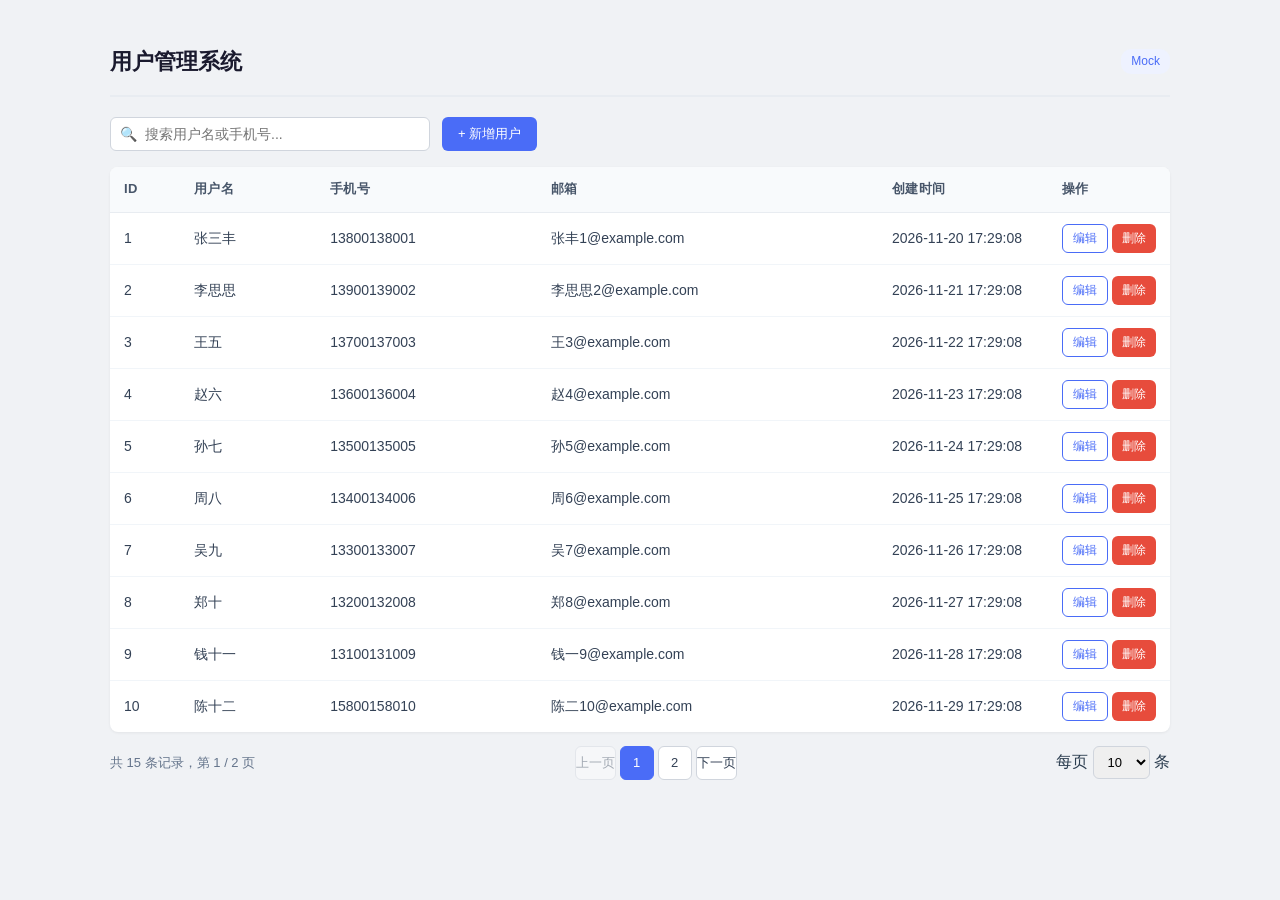
<file: Test/frontend/index.html>
<!DOCTYPE html>
<html lang="zh-CN">
<head>
<meta charset="UTF-8">
<meta name="viewport" content="width=device-width, initial-scale=1.0">
<title>用户管理系统</title>
<link rel="stylesheet" href="css/style.css">
</head>
<body>

<div class="app-container">
  <header class="app-header">
    <h1>用户管理系统</h1>
    <span class="mode-badge mock" id="modeBadge">Mock</span>
  </header>

  <div class="toolbar">
    <div class="search-box">
      <span class="search-icon">&#x1F50D;</span>
      <input type="text" id="searchInput" placeholder="搜索用户名或手机号...">
    </div>
    <button class="btn btn-primary" id="btnAdd">+ 新增用户</button>
  </div>

  <div class="table-wrapper">
    <table>
      <thead>
        <tr>
          <th style="width:70px">ID</th>
          <th>用户名</th>
          <th>手机号</th>
          <th>邮箱</th>
          <th style="width:170px">创建时间</th>
          <th style="width:120px">操作</th>
        </tr>
      </thead>
      <tbody id="tableBody"></tbody>
    </table>
  </div>

  <div class="pagination-bar">
    <div class="pagination-info" id="pageInfo">共 0 条记录</div>
    <div class="pagination-controls" id="paginationControls"></div>
    <div>
      每页
      <select class="page-size-select" id="pageSizeSelect">
        <option value="5">5</option>
        <option value="10" selected>10</option>
        <option value="20">20</option>
      </select>
      条
    </div>
  </div>
</div>

<!-- Add / Edit Modal -->
<div class="modal-overlay" id="formModalOverlay">
  <div class="modal">
    <div class="modal-header">
      <h3 id="formModalTitle">新增用户</h3>
      <button class="modal-close" id="btnFormClose">&times;</button>
    </div>
    <div class="modal-body">
      <div class="form-group">
        <label>用户名<span class="required">*</span></label>
        <input type="text" id="inputUsername" placeholder="请输入用户名" maxlength="50">
        <div class="form-error" id="errorUsername"></div>
      </div>
      <div class="form-group">
        <label>手机号<span class="required">*</span></label>
        <input type="text" id="inputPhone" placeholder="请输入11位手机号" maxlength="11">
        <div class="form-error" id="errorPhone"></div>
      </div>
      <div class="form-group">
        <label>邮箱</label>
        <input type="text" id="inputEmail" placeholder="请输入邮箱（选填）" maxlength="100">
        <div class="form-error" id="errorEmail"></div>
      </div>
    </div>
    <div class="modal-footer">
      <button class="btn btn-outline" id="btnFormCancel">取消</button>
      <button class="btn btn-primary" id="formSubmitBtn">确认</button>
    </div>
  </div>
</div>

<!-- Delete Confirm Modal -->
<div class="modal-overlay" id="deleteModalOverlay">
  <div class="modal">
    <div class="modal-header">
      <h3>确认删除</h3>
      <button class="modal-close" id="btnDeleteClose">&times;</button>
    </div>
    <div class="modal-body">
      <p class="confirm-text" id="deleteConfirmText"></p>
    </div>
    <div class="modal-footer">
      <button class="btn btn-outline" id="btnDeleteCancel">取消</button>
      <button class="btn btn-danger" id="btnDeleteConfirm">确认删除</button>
    </div>
  </div>
</div>

<script src="js/app.js"></script>
</body>
</html>
</file>
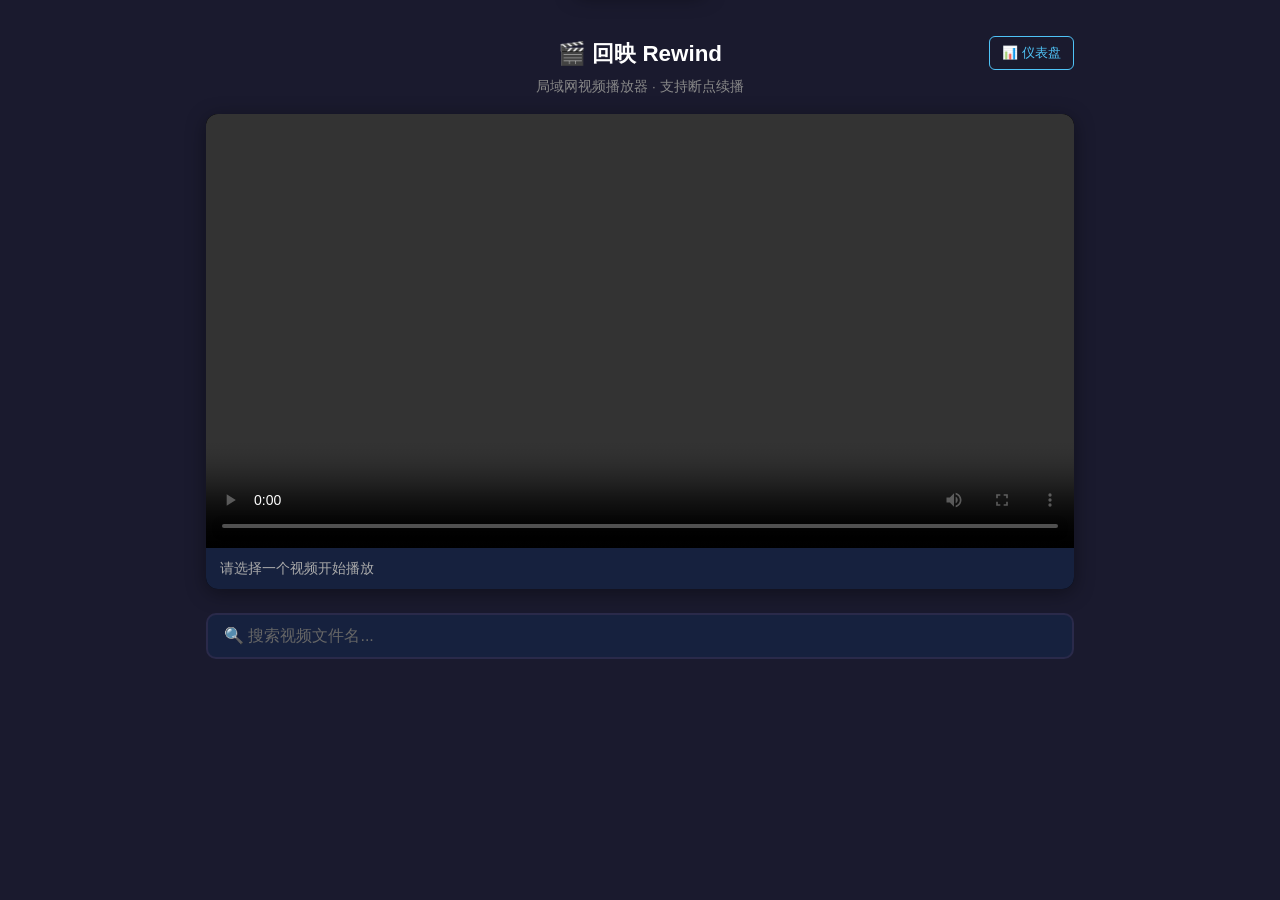
<file: Video-in-myphone/templates/index.html>
<!DOCTYPE html>
<html lang="zh-CN">
<head>
    <meta charset="UTF-8">
    <meta name="viewport" content="width=device-width, initial-scale=1.0, maximum-scale=1.0, user-scalable=no">
    <title>回映 Rewind</title>
    <style>
        * { margin: 0; padding: 0; box-sizing: border-box; -webkit-tap-highlight-color: transparent; }
        body {
            font-family: -apple-system, BlinkMacSystemFont, "Segoe UI", "PingFang SC", "Microsoft YaHei", sans-serif;
            background: #1a1a2e; color: #e0e0e0; min-height: 100vh; line-height: 1.6;
        }
        .container { max-width: 900px; margin: 0 auto; padding: 16px; }
        header { text-align: center; padding: 20px 0 16px; position: relative; }
        header h1 { font-size: 1.4rem; color: #fff; font-weight: 600; }
        header p { font-size: 0.85rem; color: #888; margin-top: 4px; }
        .admin-link {
            position: absolute; right: 0; top: 20px; font-size: 0.8rem; color: #4fc3f7;
            text-decoration: none; padding: 6px 12px; border: 1px solid #4fc3f7; border-radius: 6px;
        }
        .admin-link:hover { background: rgba(79,195,247,0.1); }

        /* 播放器 */
        .player-section {
            margin-bottom: 24px; border-radius: 12px; overflow: hidden; background: #000;
            box-shadow: 0 4px 20px rgba(0,0,0,0.4);
        }
        .player-section video { width: 100%; display: block; background: #000; max-height: 60vh; }
        .now-playing {
            padding: 10px 14px; background: #16213e; font-size: 0.85rem; color: #aaa; word-break: break-all;
        }
        .now-playing span { color: #4fc3f7; font-weight: 500; }

        /* 续播提示 toast */
        .toast {
            position: fixed; top: 20px; left: 50%; transform: translateX(-50%) translateY(-80px);
            background: #16213e; border: 1px solid #4fc3f7; color: #fff; padding: 12px 20px;
            border-radius: 10px; font-size: 0.9rem; z-index: 999; transition: transform 0.3s ease;
            box-shadow: 0 4px 20px rgba(0,0,0,0.5); display: flex; align-items: center; gap: 12px;
        }
        .toast.show { transform: translateX(-50%) translateY(0); }
        .toast button {
            background: #4fc3f7; color: #1a1a2e; border: none; padding: 4px 12px; border-radius: 6px;
            font-size: 0.8rem; cursor: pointer; font-weight: 600;
        }

        /* 搜索 */
        .search-box { margin-bottom: 16px; }
        .search-box input {
            width: 100%; padding: 12px 16px; font-size: 1rem; border: 2px solid #2a2a4a;
            border-radius: 10px; background: #16213e; color: #fff; outline: none; transition: border-color 0.2s;
        }
        .search-box input:focus { border-color: #4fc3f7; }
        .search-box input::placeholder { color: #666; }

        .count { font-size: 0.8rem; color: #666; margin-bottom: 12px; padding-left: 4px; }

        /* 视频列表 */
        .video-list { list-style: none; }
        .video-list li { margin-bottom: 8px; }
        .video-list a {
            display: flex; align-items: center; padding: 14px 16px; background: #16213e;
            border-radius: 10px; text-decoration: none; color: #e0e0e0; font-size: 0.95rem;
            transition: background 0.2s, transform 0.1s; word-break: break-all; min-height: 52px;
        }
        .video-list a:hover, .video-list a:active { background: #1f3460; }
        .video-list a:active { transform: scale(0.98); }
        .video-list .icon {
            flex-shrink: 0; width: 36px; height: 36px; margin-right: 12px; background: #4fc3f7;
            border-radius: 8px; display: flex; align-items: center; justify-content: center; font-size: 1.1rem;
        }
        .video-list .name { flex: 1; overflow: hidden; text-overflow: ellipsis; }
        .video-list .meta { display: flex; flex-direction: column; align-items: flex-end; gap: 4px; margin-left: 8px; }
        .video-list .ext-tag {
            padding: 2px 8px; font-size: 0.7rem; background: #2a2a4a; border-radius: 4px;
            color: #aaa; text-transform: uppercase;
        }
        .video-list .resume-badge {
            font-size: 0.72rem; color: #ffb74d; background: rgba(255,183,77,0.12);
            padding: 2px 8px; border-radius: 4px; white-space: nowrap;
        }
        .video-list .done-badge {
            font-size: 0.72rem; color: #81c784; background: rgba(129,199,132,0.12);
            padding: 2px 8px; border-radius: 4px; white-space: nowrap;
        }
        .empty { text-align: center; padding: 40px 20px; color: #666; font-size: 0.95rem; }

        @media (max-width: 480px) {
            .container { padding: 12px; }
            header h1 { font-size: 1.2rem; }
            .admin-link { position: static; display: inline-block; margin-top: 8px; }
            .video-list a { padding: 12px 14px; font-size: 0.9rem; }
            .video-list .icon { width: 32px; height: 32px; font-size: 1rem; }
        }
    </style>
</head>
<body>
    <div class="container">
        <header>
            <h1>🎬 回映 Rewind</h1>
            <p>局域网视频播放器 · 支持断点续播</p>
            <a href="/admin" class="admin-link">📊 仪表盘</a>
        </header>

        <div class="player-section">
            <video id="player" controls playsinline preload="metadata">您的浏览器不支持 video 标签。</video>
            <div class="now-playing" id="nowPlaying">请选择一个视频开始播放</div>
        </div>

        <div class="search-box">
            <input type="text" id="searchInput" placeholder="🔍 搜索视频文件名..." />
        </div>
        <div class="count" id="countInfo"></div>
        <ul class="video-list" id="videoList"></ul>
    </div>

    <!-- 续播提示 -->
    <div class="toast" id="toast">
        <span id="toastMsg"></span>
        <button id="toastRestart">从头播放</button>
    </div>

    <script>
        const videos = {{ videos|tojson }};
        const player = document.getElementById('player');
        const nowPlaying = document.getElementById('nowPlaying');
        const videoList = document.getElementById('videoList');
        const searchInput = document.getElementById('searchInput');
        const countInfo = document.getElementById('countInfo');
        const toast = document.getElementById('toast');
        const toastMsg = document.getElementById('toastMsg');
        const toastRestart = document.getElementById('toastRestart');

        // 本设备所有视频的进度缓存
        let progressMap = {};
        // 当前播放会话
        let currentSession = null;
        let lastProgressSend = 0;
        let currentVideo = null;

        function fmtTime(sec) {
            sec = Math.round(sec || 0);
            const h = Math.floor(sec / 3600);
            const m = Math.floor((sec % 3600) / 60);
            const s = sec % 60;
            const pad = n => String(n).padStart(2, '0');
            return h > 0 ? `${h}:${pad(m)}:${pad(s)}` : `${m}:${pad(s)}`;
        }

        function getExt(filename) {
            const idx = filename.lastIndexOf('.');
            return idx >= 0 ? filename.substring(idx + 1).toUpperCase() : '';
        }

        function showToast(msg, onRestart) {
            toastMsg.textContent = msg;
            toast.classList.add('show');
            toastRestart.onclick = () => {
                toast.classList.remove('show');
                if (onRestart) onRestart();
            };
            setTimeout(() => toast.classList.remove('show'), 5000);
        }

        // 加载本设备所有进度
        async function loadAllProgress() {
            try {
                const res = await fetch('/api/progress/all');
                const data = await res.json();
                progressMap = {};
                data.forEach(item => { progressMap[item.video_path] = item; });
            } catch (e) { console.warn('加载进度失败', e); }
        }

        function renderList(filter = '') {
            const keyword = filter.toLowerCase().trim();
            const filtered = keyword ? videos.filter(v => v.toLowerCase().includes(keyword)) : videos;
            countInfo.textContent = `共 ${filtered.length} 个视频`;

            if (filtered.length === 0) {
                videoList.innerHTML = '<li class="empty">没有找到匹配的视频</li>';
                return;
            }

            videoList.innerHTML = filtered.map(v => {
                const ext = getExt(v);
                const encoded = encodeURIComponent(v).replace(/%2F/g, '/');
                const prog = progressMap[v];
                let badge = '';
                if (prog && prog.duration > 0 && prog.position > 0) {
                    if (prog.position / prog.duration >= 0.9) {
                        badge = '<span class="done-badge">✓ 已看完</span>';
                    } else {
                        badge = `<span class="resume-badge">续播 ${fmtTime(prog.position)}</span>`;
                    }
                }
                return `
                    <li>
                        <a href="/video/${encoded}" data-src="/video/${encoded}" data-name="${v.replace(/"/g, '&quot;')}">
                            <div class="icon">▶</div>
                            <div class="name">${v}</div>
                            <div class="meta">
                                <span class="ext-tag">${ext}</span>
                                ${badge}
                            </div>
                        </a>
                    </li>
                `;
            }).join('');
        }

        // 结束当前会话
        function endCurrentSession() {
            if (!currentSession) return;
            const sid = currentSession;
            const pos = player.currentTime || 0;
            currentSession = null;
            try {
                const data = new Blob([JSON.stringify({ session_id: sid, position: pos })], { type: 'application/json' });
                navigator.sendBeacon('/api/end', data);
            } catch (e) { /* ignore */ }
        }

        // 上报进度
        async function sendProgress() {
            if (!currentSession || !currentVideo) return;
            try {
                await fetch('/api/progress', {
                    method: 'POST',
                    headers: { 'Content-Type': 'application/json' },
                    body: JSON.stringify({
                        video: currentVideo,
                        position: player.currentTime,
                        duration: player.duration || 0,
                        session_id: currentSession
                    })
                });
                // 更新本地缓存
                if (progressMap[currentVideo]) {
                    progressMap[currentVideo].position = player.currentTime;
                    progressMap[currentVideo].duration = player.duration || 0;
                }
            } catch (e) { /* ignore */ }
        }

        // 播放视频
        async function playVideo(videoPath, videoSrc) {
            // 结束上一个会话
            endCurrentSession();
            currentVideo = videoPath;

            player.src = videoSrc;
            nowPlaying.innerHTML = `正在播放：<span>${videoPath}</span>`;

            // 加载元数据后检查续播
            const onLoaded = async () => {
                player.removeEventListener('loadedmetadata', onLoaded);

                // 获取保存的进度
                let savedPos = 0;
                try {
                    const res = await fetch(`/api/progress?video=${encodeURIComponent(videoPath)}`);
                    const data = await res.json();
                    savedPos = data.position || 0;
                } catch (e) { /* ignore */ }

                // 创建播放会话
                try {
                    const res = await fetch('/api/play', {
                        method: 'POST',
                        headers: { 'Content-Type': 'application/json' },
                        body: JSON.stringify({ video: videoPath, duration: player.duration || 0 })
                    });
                    const data = await res.json();
                    currentSession = data.session_id;
                } catch (e) { /* ignore */ }

                // 续播
                if (savedPos > 5 && savedPos < (player.duration || Infinity) - 5) {
                    player.currentTime = savedPos;
                    showToast(`已从 ${fmtTime(savedPos)} 续播`, () => {
                        player.currentTime = 0;
                        player.play();
                    });
                }
                player.play().catch(() => {});
            };
            player.addEventListener('loadedmetadata', onLoaded);
            player.load();

            // 滚动到播放器
            document.querySelector('.player-section').scrollIntoView({ behavior: 'smooth', block: 'start' });
        }

        // 点击列表
        videoList.addEventListener('click', function (e) {
            const link = e.target.closest('a[data-src]');
            if (!link) return;
            e.preventDefault();
            playVideo(link.getAttribute('data-name'), link.getAttribute('data-src'));
        });

        // 播放中定时上报进度
        player.addEventListener('timeupdate', () => {
            const now = Date.now();
            if (!player.paused && !player.ended && now - lastProgressSend >= 5000) {
                lastProgressSend = now;
                sendProgress();
            }
        });

        // 暂停时也上报一次
        player.addEventListener('pause', () => {
            if (currentSession) sendProgress();
        });

        // 播放结束
        player.addEventListener('ended', () => {
            if (currentSession) {
                sendProgress();
                endCurrentSession();
            }
            // 刷新列表徽章
            loadAllProgress().then(() => renderList(searchInput.value));
        });

        // 页面关闭时结束会话
        window.addEventListener('beforeunload', endCurrentSession);

        // 搜索
        searchInput.addEventListener('input', () => renderList(searchInput.value));

        // 初始化
        (async () => {
            await loadAllProgress();
            renderList();
        })();
    </script>
</body>
</html>
</file>
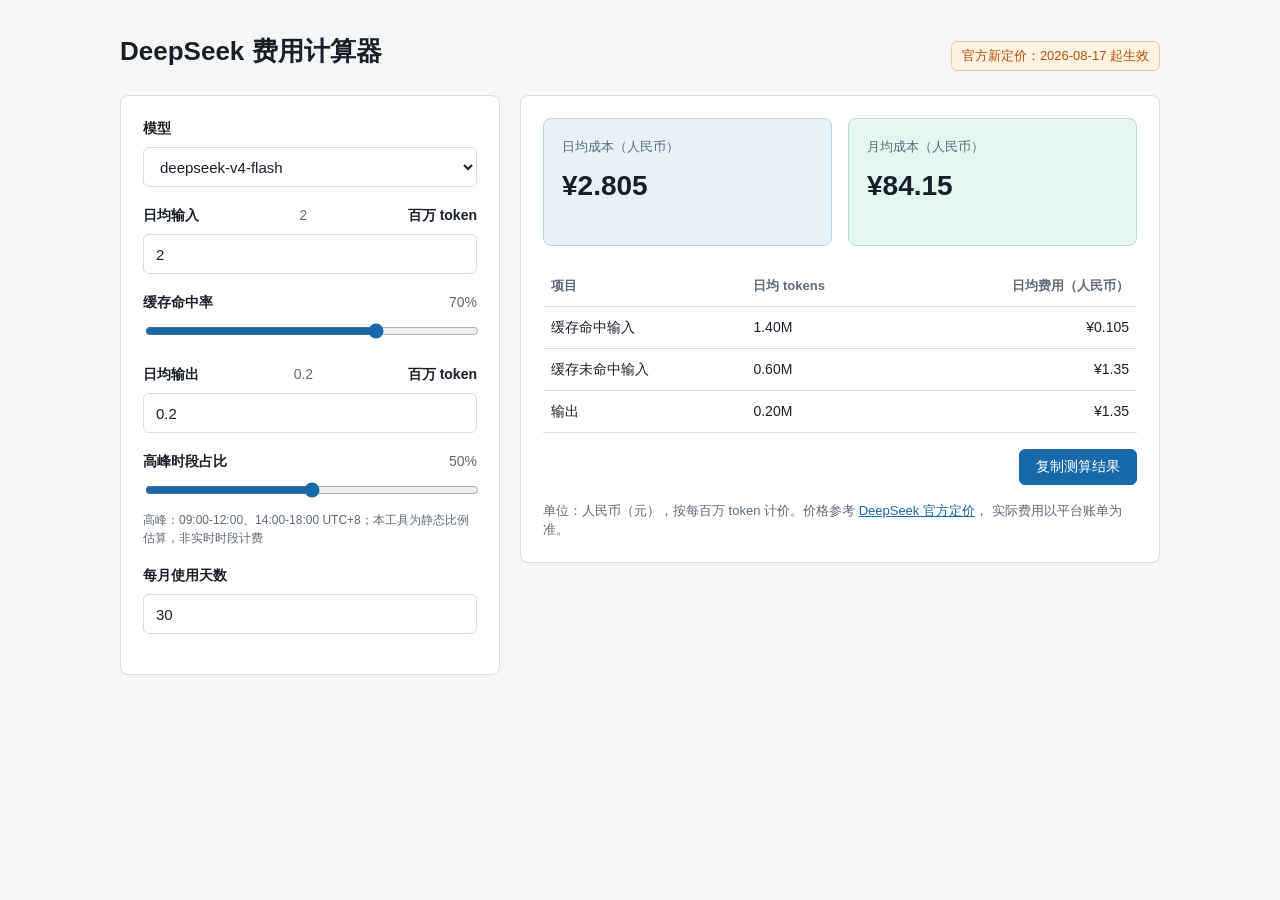
<file: deepseek-token-cost-calculator/DeepSeek费用计算器.html>
<!doctype html>
<html lang="zh-CN">
<head>
<meta charset="utf-8">
<meta name="viewport" content="width=device-width, initial-scale=1">
<title>DeepSeek 成本计算器</title>
<style>
  :root {
    --bg: #f4f6f8;
    --panel: #ffffff;
    --ink: #17202a;
    --muted: #5c6b7a;
    --line: #d7dee5;
    --accent: #1769aa;
    --accent-soft: #e7f1f9;
    --ok: #0f7b6c;
    --ok-soft: #e4f5f2;
    --warn: #b45309;
    --warn-soft: #fdf1e0;
  }
  * { box-sizing: border-box; }
  body {
    margin: 0;
    background: var(--bg);
    color: var(--ink);
    font-family: "Segoe UI", "Microsoft YaHei", "PingFang SC", sans-serif;
    line-height: 1.5;
  }
  .wrap {
    max-width: 1080px;
    margin: 0 auto;
    padding: 32px 20px 48px;
  }
  header {
    display: flex;
    align-items: baseline;
    justify-content: space-between;
    gap: 16px;
    flex-wrap: wrap;
    margin-bottom: 24px;
  }
  h1 {
    margin: 0;
    font-size: 26px;
    letter-spacing: 0;
  }
  .badge {
    color: var(--warn);
    background: var(--warn-soft);
    border: 1px solid #eacb9d;
    border-radius: 6px;
    padding: 4px 10px;
    font-size: 13px;
    white-space: nowrap;
  }
  .grid {
    display: grid;
    grid-template-columns: minmax(300px, 380px) 1fr;
    gap: 20px;
    align-items: start;
  }
  .panel {
    background: var(--panel);
    border: 1px solid var(--line);
    border-radius: 8px;
    padding: 22px;
  }
  .field { margin-bottom: 18px; }
  .field label {
    display: flex;
    justify-content: space-between;
    align-items: center;
    font-size: 14px;
    font-weight: 600;
    margin-bottom: 8px;
    gap: 10px;
  }
  .field label output {
    color: var(--muted);
    font-weight: 500;
    font-variant-numeric: tabular-nums;
  }
  input[type="number"], select {
    width: 100%;
    height: 40px;
    padding: 0 12px;
    border: 1px solid var(--line);
    border-radius: 6px;
    background: #fff;
    color: var(--ink);
    font-size: 15px;
  }
  input[type="number"]:focus, select:focus {
    outline: 2px solid var(--accent);
    outline-offset: 1px;
  }
  input[type="range"] {
    width: 100%;
    accent-color: var(--accent);
  }
  .hint {
    color: var(--muted);
    font-size: 12px;
    margin-top: 6px;
  }
  .results {
    display: grid;
    grid-template-columns: 1fr 1fr;
    gap: 16px;
    margin-bottom: 20px;
  }
  .metric {
    border: 1px solid var(--line);
    border-radius: 8px;
    padding: 18px;
    min-height: 128px;
  }
  .metric .name {
    color: var(--muted);
    font-size: 13px;
  }
  .metric .usd {
    font-size: 28px;
    font-weight: 700;
    margin: 8px 0 4px;
    font-variant-numeric: tabular-nums;
  }
  .metric .cny {
    color: var(--muted);
    font-size: 14px;
    font-variant-numeric: tabular-nums;
  }
  .metric.daily { background: var(--accent-soft); border-color: #b8d6ea; }
  .metric.monthly { background: var(--ok-soft); border-color: #b7ddd6; }
  table {
    width: 100%;
    border-collapse: collapse;
    font-size: 14px;
  }
  th, td {
    text-align: left;
    padding: 10px 8px;
    border-bottom: 1px solid var(--line);
    font-variant-numeric: tabular-nums;
  }
  th {
    color: var(--muted);
    font-weight: 600;
    font-size: 13px;
  }
  tr:hover {
    background-color: #f7f9fb;
  }
  td:last-child, th:last-child { text-align: right; }
  .note {
    margin-top: 16px;
    color: var(--muted);
    font-size: 13px;
  }
  .note a { color: var(--accent); }

  .btn-wrap {
    margin-top: 16px;
    text-align: right;
  }
  button {
    padding: 8px 16px;
    border-radius: 6px;
    border: 1px solid var(--accent);
    background: var(--accent);
    color: #fff;
    cursor: pointer;
    font-size: 14px;
  }
  button:hover {
    background: #125890;
  }

  @media (max-width: 760px) {
    .wrap { padding: 20px 14px 32px; }
    h1 { font-size: 22px; }
    .grid { grid-template-columns: 1fr; }
    .results { grid-template-columns: 1fr; }
  }
</style>
</head>
<body>
<div class="wrap">
  <header>
    <h1>DeepSeek 费用计算器</h1>
    <div class="badge">官方新定价：2026-08-17 起生效</div>
  </header>

  <div class="grid">
    <section class="panel" aria-label="使用量设置">
      <div class="field">
        <label for="model">模型</label>
        <select id="model">
          <option value="flash" selected>deepseek-v4-flash</option>
          <option value="pro">deepseek-v4-pro</option>
        </select>
      </div>
      <div class="field">
        <label for="inputM">日均输入 <output id="inputMOut">2</output> 百万 token</label>
        <input id="inputM" type="number" min="0" step="0.1" value="2">
      </div>
      <div class="field">
        <label for="hit">缓存命中率 <output id="hitOut">70%</output></label>
        <input id="hit" type="range" min="0" max="100" step="1" value="70">
      </div>
      <div class="field">
        <label for="outputM">日均输出 <output id="outputMOut">0.2</output> 百万 token</label>
        <input id="outputM" type="number" min="0" step="0.01" value="0.2">
      </div>
      <div class="field">
        <label for="peak">高峰时段占比 <output id="peakOut">50%</output></label>
        <input id="peak" type="range" min="0" max="100" step="5" value="50">
        <div class="hint">高峰：09:00-12:00、14:00-18:00 UTC+8；本工具为静态比例估算，非实时时段计费</div>
      </div>
      <div class="field">
        <label for="days">每月使用天数</label>
        <input id="days" type="number" min="1" max="31" step="1" value="30">
      </div>
    </section>

    <section class="panel" aria-label="成本结果">
      <div class="results">
        <div class="metric daily">
          <div class="name">日均成本（人民币）</div>
          <div class="usd" id="dailyCny">¥0.00</div>
        </div>
        <div class="metric monthly">
          <div class="name">月均成本（人民币）</div>
          <div class="usd" id="monthlyCny">¥0.00</div>
        </div>
      </div>
      <table>
        <thead>
          <tr>
            <th>项目</th>
            <th>日均 tokens</th>
            <th>日均费用（人民币）</th>
          </tr>
        </thead>
        <tbody>
          <tr><td>缓存命中输入</td><td id="hitTok">0</td><td id="hitCost">¥0.00</td></tr>
          <tr><td>缓存未命中输入</td><td id="missTok">0</td><td id="missCost">¥0.00</td></tr>
          <tr><td>输出</td><td id="outTok">0</td><td id="outCost">¥0.00</td></tr>
        </tbody>
      </table>
      <div class="btn-wrap">
        <button id="copyBtn">复制测算结果</button>
      </div>
      <div class="note">
        单位：人民币（元），按每百万 token 计价。价格参考
        <a href="https://api-docs.deepseek.com/zh-cn/quick_start/pricing/" target="_blank" rel="noopener">DeepSeek 官方定价</a>，
        实际费用以平台账单为准。
      </div>
    </section>
  </div>
</div>

<script>
  // 单位：元 / 百万tokens
  const PRICES = {
    flash: {
      off: { hit: 0.05, miss: 1.5, out: 4.5 },
      peak: { hit: 0.10, miss: 3.0, out: 9.0 }
    },
    pro: {
      off: { hit: 0.15, miss: 4.5, out: 13.5 },
      peak: { hit: 0.30, miss: 9.0, out: 27.0 }
    }
  };

  // DOM获取容错封装
  const $ = (id) => {
    const el = document.getElementById(id);
    if (!el) {
      return {
        textContent: "",
        value: "",
        addEventListener: () => {}
      };
    }
    return el;
  };

  function fmtCNY(v) {
    return "¥" + v.toLocaleString("zh-CN", {
      minimumFractionDigits: 2,
      maximumFractionDigits: 4
    });
  }

  // 统一token格式，全部以M为单位展示
  function fmtToken(v) {
    return v.toFixed(2) + "M";
  }

  function calc() {
    const model = $("model").value;
    let inputM = Math.max(0, parseFloat($("inputM").value) || 0);
    let hitRate = Math.max(0, Math.min(1, (parseInt($("hit").value, 10) || 0) / 100));
    let outputM = Math.max(0, parseFloat($("outputM").value) || 0);
    let peakRate = Math.max(0, Math.min(1, (parseInt($("peak").value, 10) || 0) / 100));
    let days = Math.max(1, Math.min(31, parseInt($("days").value, 10) || 30));
    const p = PRICES[model];

    const hitM = inputM * hitRate;
    const missM = inputM * (1 - hitRate);
    const offShare = 1 - peakRate;

    const hitCost = (hitM * p.off.hit * offShare) + (hitM * p.peak.hit * peakRate);
    const missCost = (missM * p.off.miss * offShare) + (missM * p.peak.miss * peakRate);
    const outCost = (outputM * p.off.out * offShare) + (outputM * p.peak.out * peakRate);
    const daily = hitCost + missCost + outCost;
    const monthly = daily * days;

    $("inputMOut").textContent = inputM;
    $("outputMOut").textContent = outputM;
    $("hitOut").textContent = Math.round(hitRate * 100) + "%";
    $("peakOut").textContent = Math.round(peakRate * 100) + "%";

    $("dailyCny").textContent = fmtCNY(daily);
    $("monthlyCny").textContent = fmtCNY(monthly);

    $("hitTok").textContent = fmtToken(hitM);
    $("missTok").textContent = fmtToken(missM);
    $("outTok").textContent = fmtToken(outputM);

    $("hitCost").textContent = fmtCNY(hitCost);
    $("missCost").textContent = fmtCNY(missCost);
    $("outCost").textContent = fmtCNY(outCost);
  }

  // 数字输入框失焦校验
  function bindInputValidate() {
    document.querySelectorAll('input[type="number"]').forEach(el => {
      el.addEventListener('blur', () => {
        let val = parseFloat(el.value);
        if (isNaN(val) || val < 0) val = 0;
        if (el.id === "days") val = Math.max(1, Math.min(31, val));
        el.value = val;
        calc();
      })
    })
  }

  // 复制结果功能
  function bindCopy() {
    $("copyBtn").addEventListener("click", async () => {
      const text = `
【DeepSeek 费用测算】
模型：${$("model").options[$("model").selectedIndex].text}
日均输入：${$("inputM").value}M tokens
缓存命中率：${$("hitOut").textContent}
日均输出：${$("outputM").value}M tokens
高峰占比：${$("peakOut").textContent}
每月天数：${$("days").value}天

缓存命中输入：${$("hitTok").textContent} | ${$("hitCost").textContent}
缓存未命中输入：${$("missTok").textContent} | ${$("missCost").textContent}
输出：${$("outTok").textContent} | ${$("outCost").textContent}

日均成本：${$("dailyCny").textContent}
月均成本：${$("monthlyCny").textContent}
      `.trim();
      try {
        await navigator.clipboard.writeText(text);
        alert("测算结果已复制剪贴板！");
      } catch (err) {
        alert("复制失败，请手动复制");
      }
    })
  }

  // 统一绑定事件
  function initEvents() {
    ["model", "inputM", "hit", "outputM", "peak", "days"].forEach(id => {
      $(id).addEventListener("input", calc);
      $(id).addEventListener("change", calc);
    });
    bindInputValidate();
    bindCopy();
  }

  initEvents();
  calc();
</script>
</body>
</html>
</file>
<file: Test/frontend/css/style.css>
/* ========== Reset & Base ========== */
*, *::before, *::after { box-sizing: border-box; margin: 0; padding: 0; }
body {
  font-family: -apple-system, BlinkMacSystemFont, "Segoe UI", "PingFang SC", "Microsoft YaHei", sans-serif;
  background: #f0f2f5; color: #2c3e50; line-height: 1.6; min-height: 100vh;
}

/* ========== Container ========== */
.app-container { max-width: 1100px; margin: 0 auto; padding: 24px 20px 60px; }

/* ========== Header ========== */
.app-header {
  display: flex; align-items: center; justify-content: space-between;
  padding: 20px 0 16px; border-bottom: 2px solid #e8ecf1; margin-bottom: 20px;
}
.app-header h1 { font-size: 22px; font-weight: 600; color: #1a1a2e; }
.app-header .mode-badge {
  font-size: 12px; padding: 3px 10px; border-radius: 10px; font-weight: 500;
}
.mode-badge.live { background: #ecfdf5; color: #065f46; }
.mode-badge.mock { background: #eef2ff; color: #4a6cf7; }

/* ========== Toolbar ========== */
.toolbar { display: flex; gap: 12px; margin-bottom: 16px; align-items: center; flex-wrap: wrap; }
.toolbar .search-box { flex: 1; min-width: 200px; max-width: 320px; position: relative; }
.toolbar .search-box input {
  width: 100%; padding: 8px 12px 8px 34px; border: 1px solid #d0d5dd;
  border-radius: 6px; font-size: 14px; outline: none; transition: border-color 0.2s;
}
.toolbar .search-box input:focus { border-color: #4a6cf7; }
.toolbar .search-box .search-icon {
  position: absolute; left: 10px; top: 50%; transform: translateY(-50%);
  color: #94a3b8; font-size: 14px; pointer-events: none;
}

/* ========== Buttons ========== */
.btn {
  display: inline-flex; align-items: center; gap: 5px;
  padding: 8px 16px; border: none; border-radius: 6px;
  font-size: 13px; font-weight: 500; cursor: pointer;
  transition: background 0.2s, box-shadow 0.2s; white-space: nowrap;
}
.btn-primary { background: #4a6cf7; color: #fff; }
.btn-primary:hover { background: #3b5de7; }
.btn-danger { background: #e74c3c; color: #fff; }
.btn-danger:hover { background: #c0392b; }
.btn-outline { background: #fff; color: #4a6cf7; border: 1px solid #4a6cf7; }
.btn-outline:hover { background: #eef2ff; }
.btn-sm { padding: 5px 10px; font-size: 12px; }
.btn-ghost { background: transparent; color: #64748b; padding: 5px 8px; }
.btn-ghost:hover { background: #f1f5f9; color: #1e293b; }

/* ========== Table ========== */
.table-wrapper { background: #fff; border-radius: 8px; overflow: hidden; box-shadow: 0 1px 3px rgba(0,0,0,0.06); }
.table-wrapper table { width: 100%; border-collapse: collapse; font-size: 14px; }
.table-wrapper thead { background: #f8fafc; }
.table-wrapper th {
  padding: 12px 14px; text-align: left; font-weight: 600; color: #475569;
  border-bottom: 1px solid #e8ecf1; font-size: 13px; text-transform: uppercase; letter-spacing: 0.3px;
}
.table-wrapper td { padding: 11px 14px; border-bottom: 1px solid #f1f5f9; color: #334155; }
.table-wrapper tbody tr:hover { background: #f8fafc; }
.table-wrapper tbody tr:last-child td { border-bottom: none; }
.action-cell { display: flex; gap: 4px; }
.empty-row td { text-align: center; padding: 48px 14px; color: #94a3b8; font-size: 14px; }

/* ========== Pagination ========== */
.pagination-bar {
  display: flex; align-items: center; justify-content: space-between;
  padding: 14px 0; flex-wrap: wrap; gap: 10px;
}
.pagination-info { font-size: 13px; color: #64748b; }
.pagination-controls { display: flex; align-items: center; gap: 4px; }
.pagination-controls button {
  min-width: 34px; height: 34px; border: 1px solid #d0d5dd;
  background: #fff; border-radius: 6px; font-size: 13px;
  cursor: pointer; color: #334155; transition: all 0.15s;
}
.pagination-controls button:hover:not(:disabled) { border-color: #4a6cf7; color: #4a6cf7; }
.pagination-controls button.active { background: #4a6cf7; color: #fff; border-color: #4a6cf7; }
.pagination-controls button:disabled { opacity: 0.4; cursor: not-allowed; }
.page-size-select { padding: 7px 10px; border: 1px solid #d0d5dd; border-radius: 6px; font-size: 13px; outline: none; }

/* ========== Modal ========== */
.modal-overlay {
  display: none; position: fixed; inset: 0; background: rgba(15,23,42,0.45);
  z-index: 1000; align-items: center; justify-content: center;
}
.modal-overlay.active { display: flex; }
.modal {
  background: #fff; border-radius: 10px; width: 440px; max-width: 92vw;
  box-shadow: 0 20px 60px rgba(0,0,0,0.15); overflow: hidden;
}
.modal-header {
  display: flex; align-items: center; justify-content: space-between;
  padding: 18px 22px; border-bottom: 1px solid #e8ecf1;
}
.modal-header h3 { font-size: 16px; font-weight: 600; }
.modal-close {
  background: none; border: none; font-size: 20px; cursor: pointer;
  color: #94a3b8; padding: 2px 6px; border-radius: 4px;
}
.modal-close:hover { background: #f1f5f9; color: #475569; }
.modal-body { padding: 20px 22px; }
.modal-footer { display: flex; justify-content: flex-end; gap: 8px; padding: 14px 22px; border-top: 1px solid #e8ecf1; }

/* ========== Form ========== */
.form-group { margin-bottom: 16px; }
.form-group label { display: block; margin-bottom: 5px; font-size: 13px; font-weight: 500; color: #475569; }
.form-group label .required { color: #e74c3c; margin-left: 2px; }
.form-group input {
  width: 100%; padding: 9px 12px; border: 1px solid #d0d5dd;
  border-radius: 6px; font-size: 14px; outline: none; transition: border-color 0.2s;
}
.form-group input:focus { border-color: #4a6cf7; }
.form-group input.error { border-color: #e74c3c; }
.form-error { color: #e74c3c; font-size: 12px; margin-top: 4px; display: none; }
.form-error.visible { display: block; }
.confirm-text { font-size: 14px; color: #475569; line-height: 1.7; }

/* ========== Toast ========== */
.toast {
  position: fixed; top: 24px; left: 50%; transform: translateX(-50%);
  padding: 10px 24px; border-radius: 8px; font-size: 14px; z-index: 2000;
  box-shadow: 0 4px 16px rgba(0,0,0,0.12); animation: toastIn 0.3s ease;
  pointer-events: none;
}
.toast-success { background: #ecfdf5; color: #065f46; border: 1px solid #a7f3d0; }
.toast-error { background: #fef2f2; color: #991b1b; border: 1px solid #fecaca; }
@keyframes toastIn {
  from { opacity: 0; transform: translateX(-50%) translateY(-10px); }
  to   { opacity: 1; transform: translateX(-50%) translateY(0); }
}

/* ========== Responsive ========== */
@media (max-width: 768px) {
  .app-container { padding: 12px 10px 40px; }
  .table-wrapper { overflow-x: auto; }
  .table-wrapper table { min-width: 700px; }
  .pagination-bar { flex-direction: column; align-items: flex-start; }
  .toolbar { flex-direction: column; align-items: stretch; }
  .toolbar .search-box { max-width: none; }
}
</file>
